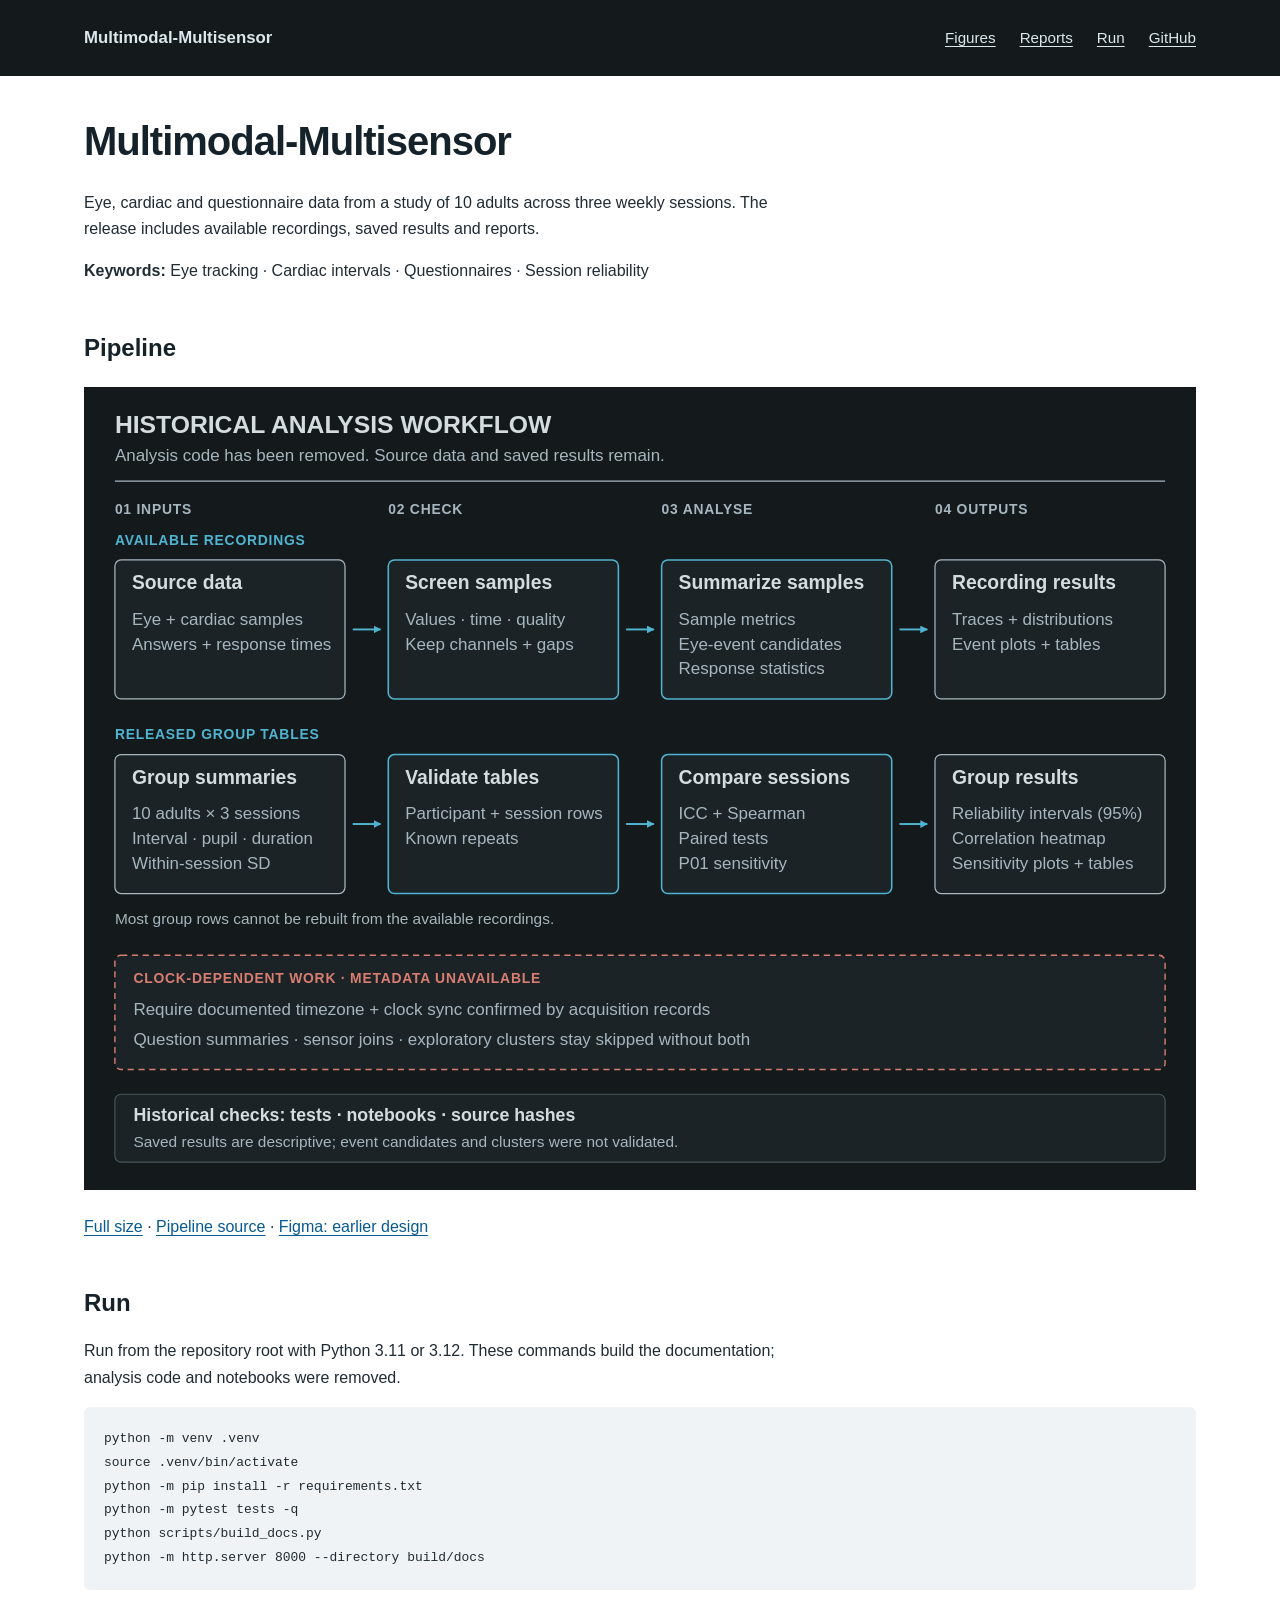
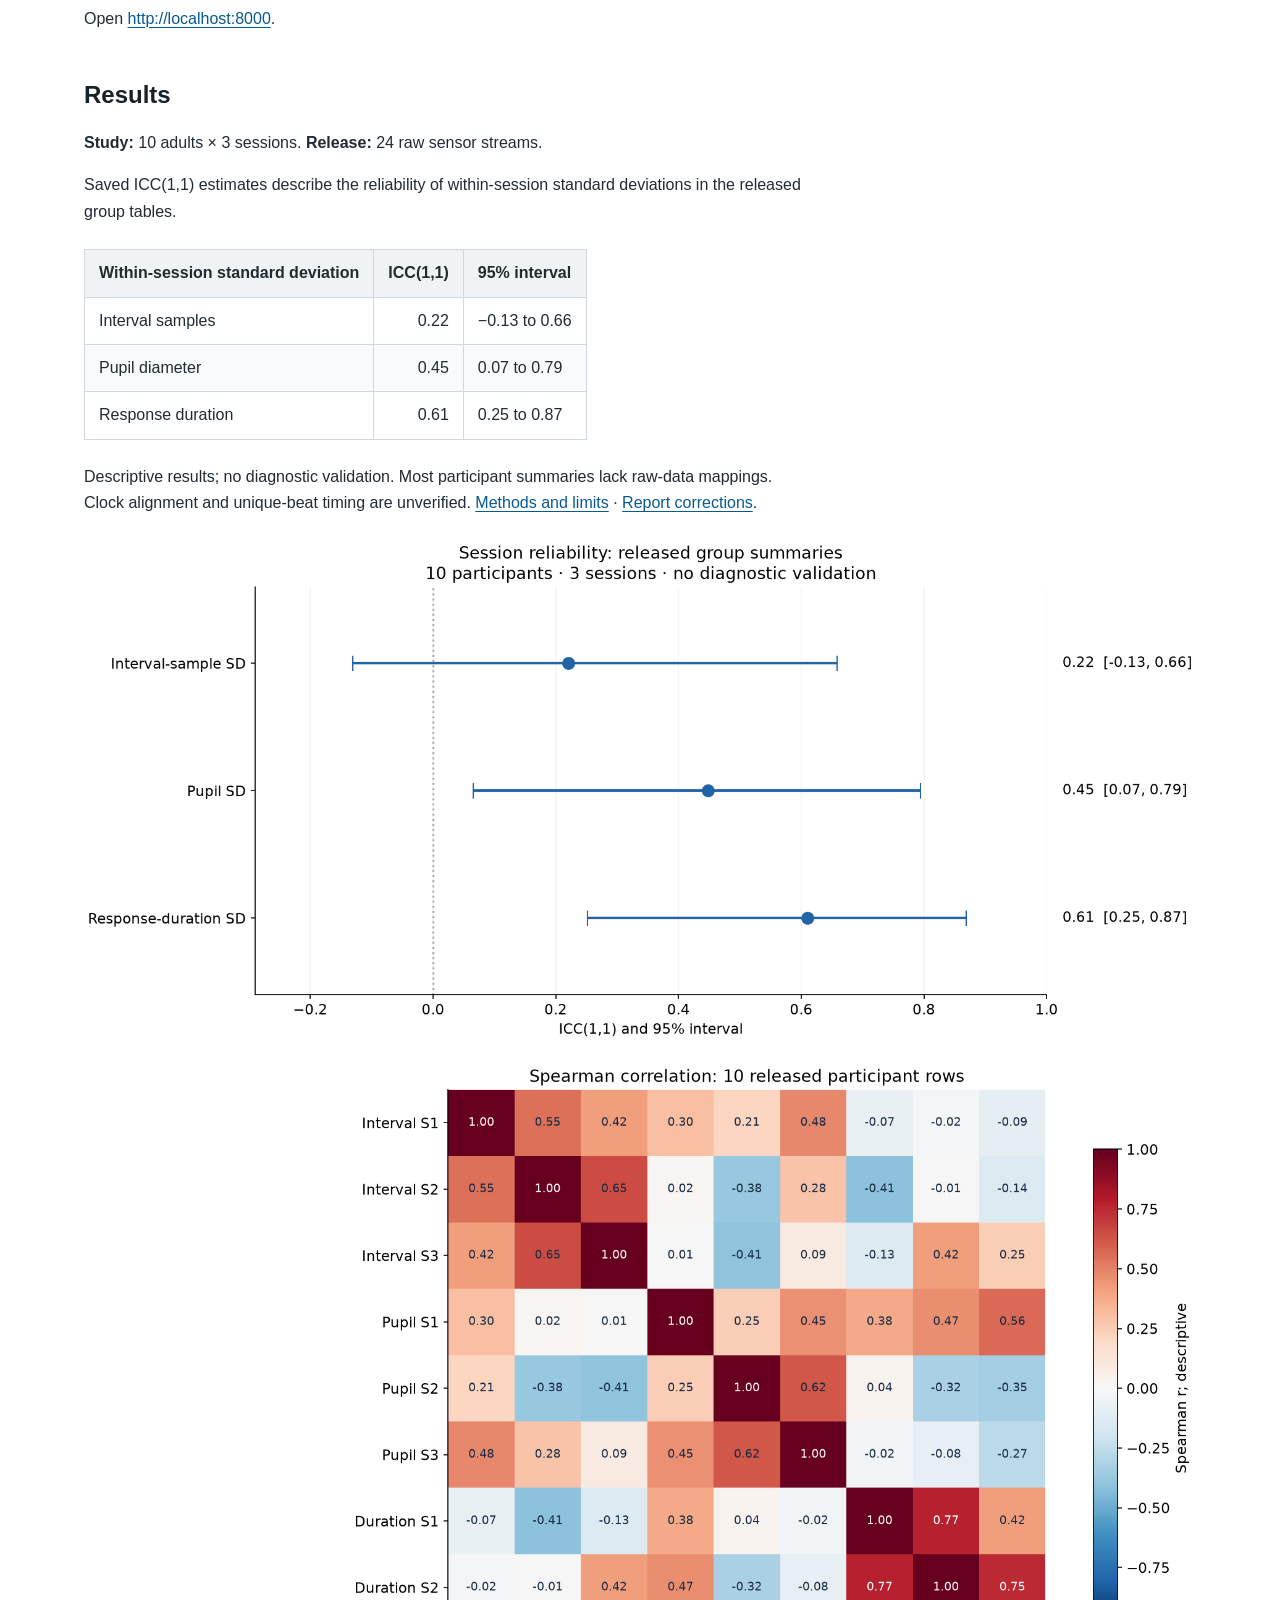
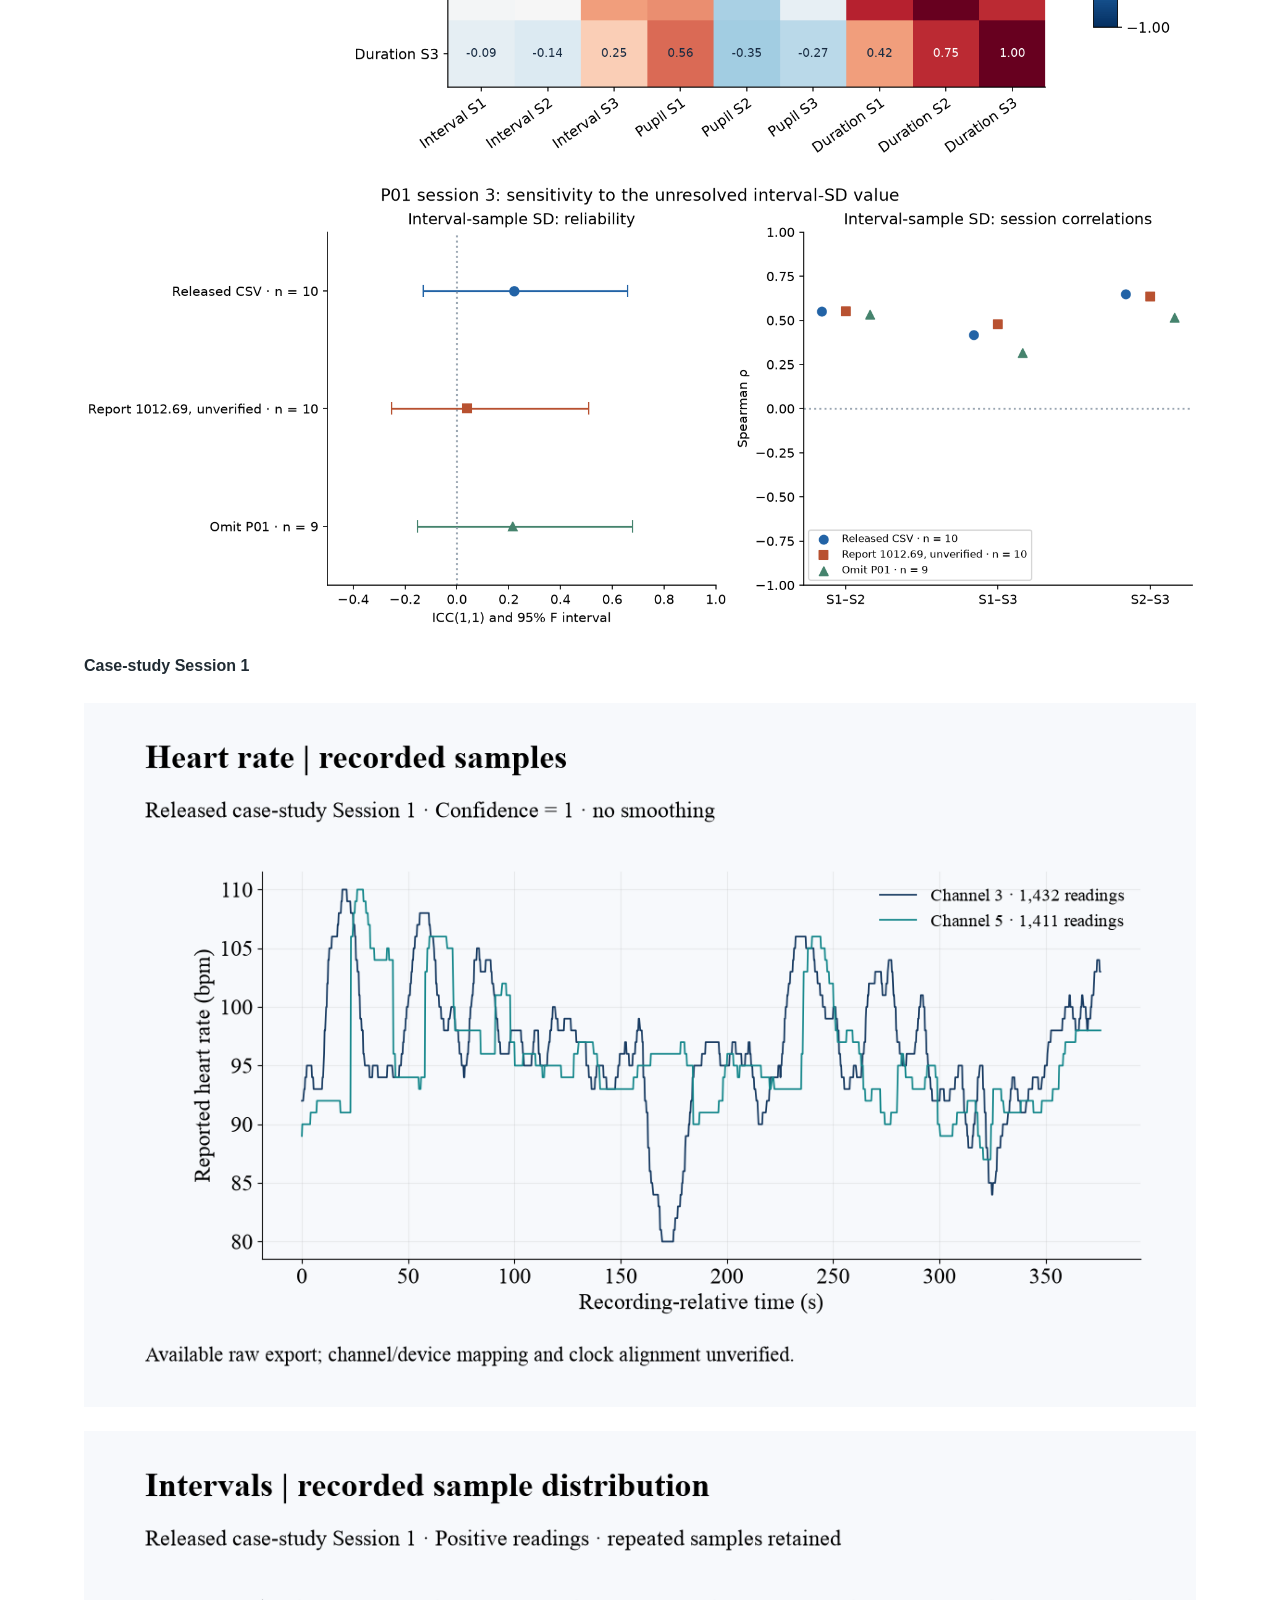
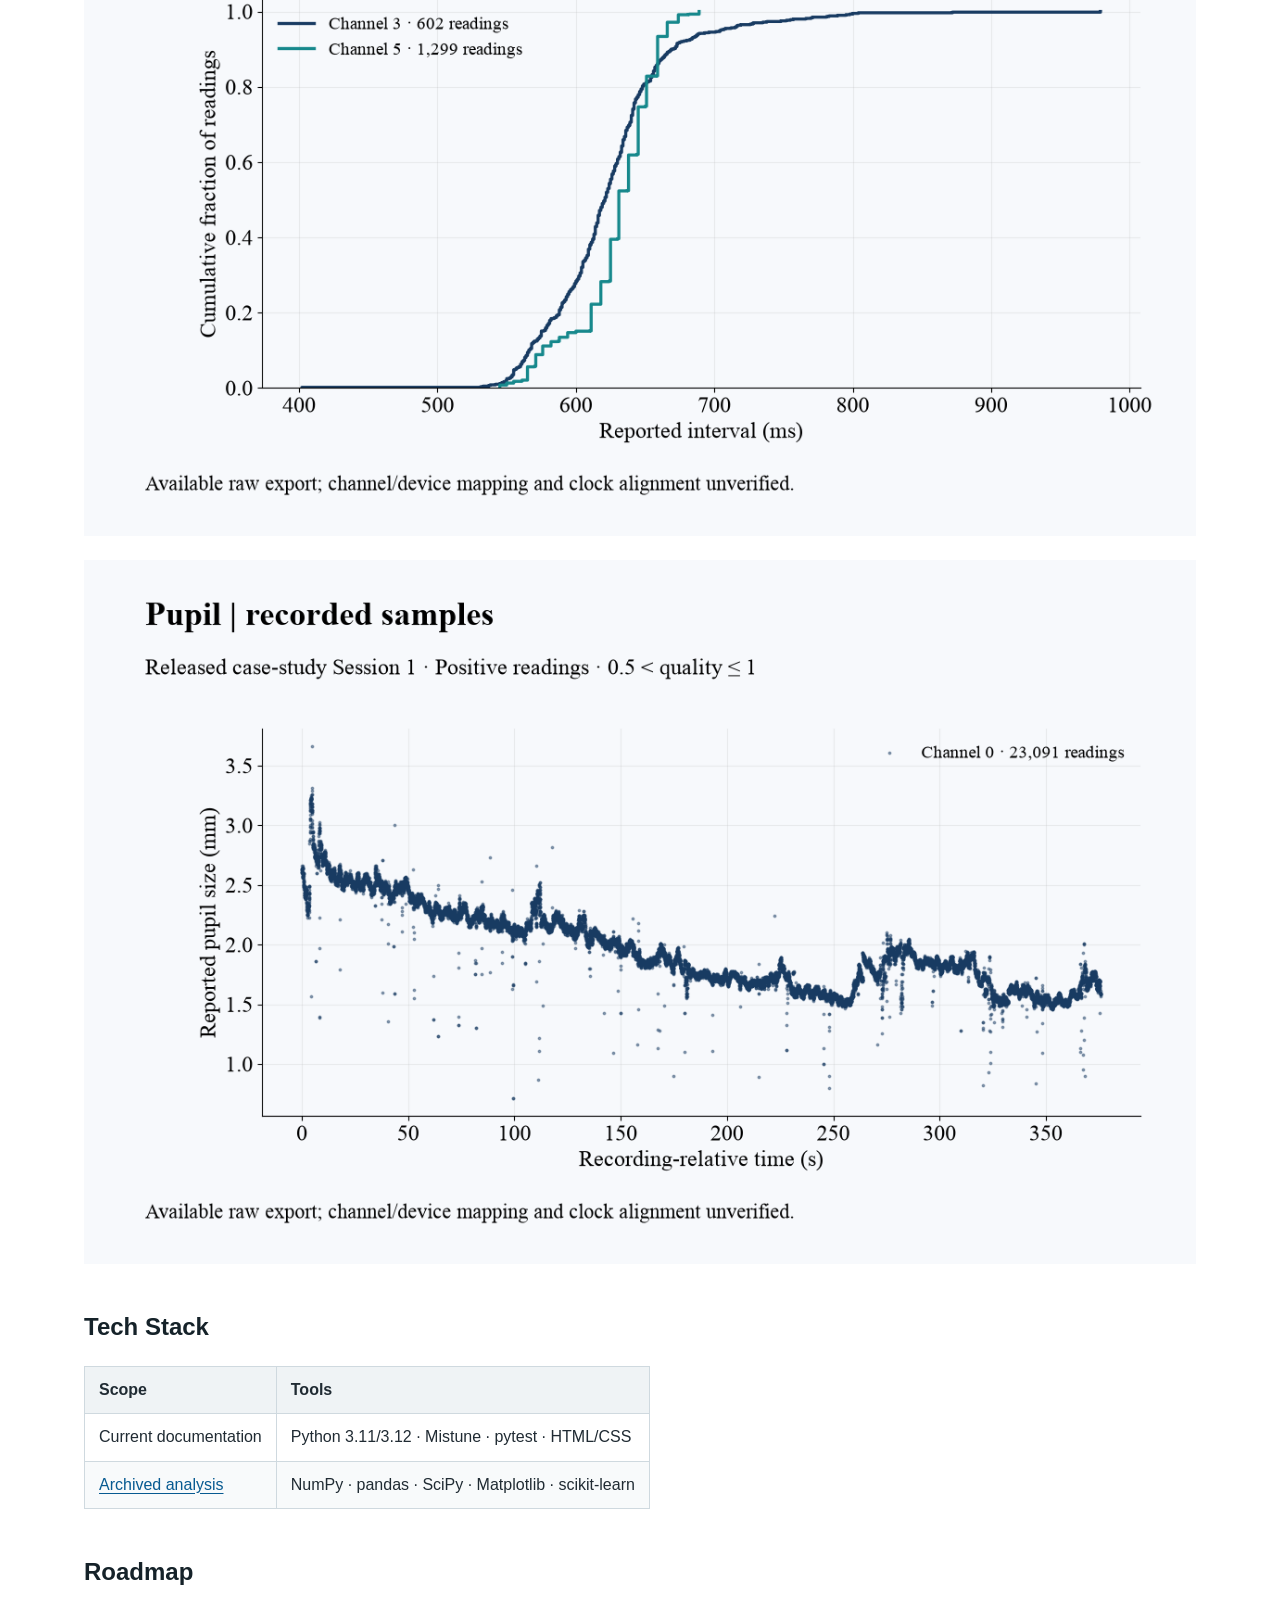
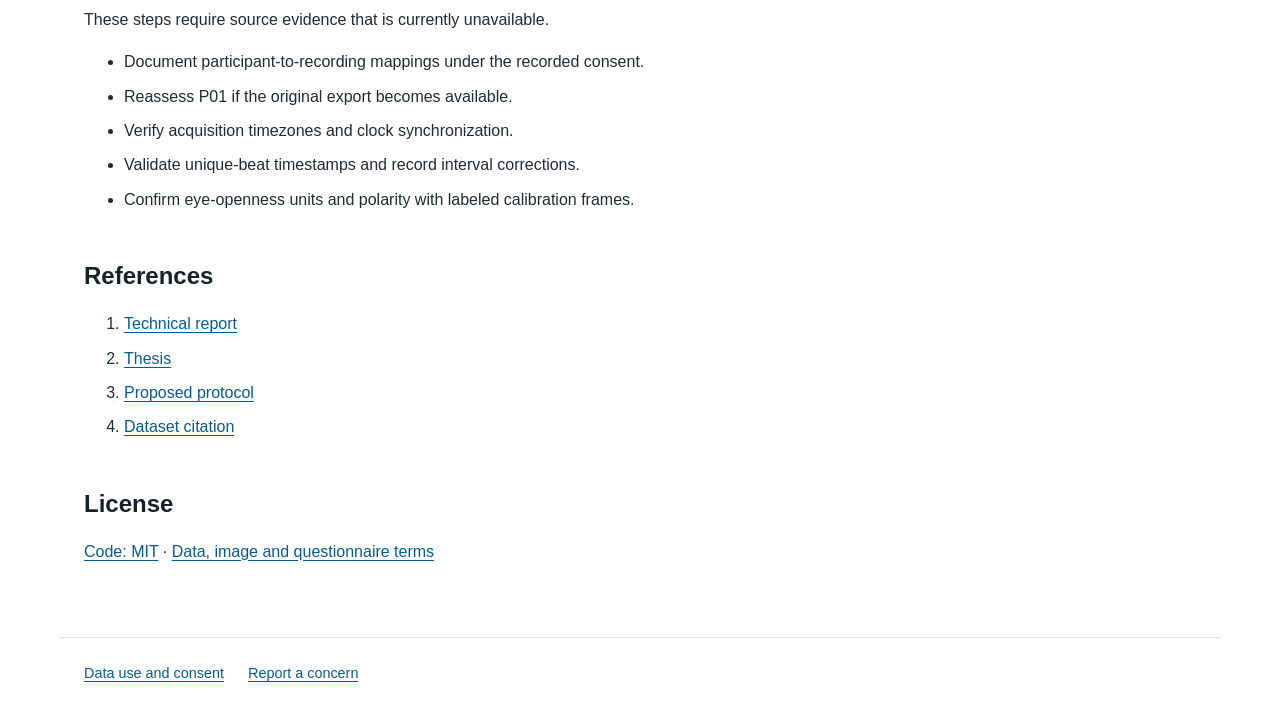
<file: index.html>
<!doctype html>
<html lang="en">
<head>
  <meta charset="utf-8">
  <meta name="viewport" content="width=device-width, initial-scale=1">
  <meta name="color-scheme" content="light">
  <title>Multimodal-Multisensor</title>
  <link rel="stylesheet" href="./style.css">
</head>
<body>
  <a class="skip-link" href="#content">Skip to content</a>
  <header>
    <nav aria-label="Documentation">
      <a class="project" href="./index.html">Multimodal-Multisensor</a>
      <a href="./docs/FIGURES.html">Figures</a>
      <a href="./docs/REPORT_STATUS.html">Reports</a>
      <a href="./index.html#run">Run</a>
      <a href="https://github.com/urmeo/multimodal-multisensor">GitHub</a>
    </nav>
  </header>
  <main id="content"><h1 id="multimodal-multisensor">Multimodal-Multisensor</h1>
<p>Eye, cardiac and questionnaire data from a study of 10 adults across three weekly sessions. The release includes available recordings, saved results and reports.</p>
<p><strong>Keywords:</strong> Eye tracking · Cardiac intervals · Questionnaires · Session reliability</p>
<h2 id="pipeline">Pipeline</h2>
<p><a href="images/pipeline.svg"><img src="images/pipeline.svg" alt="Historical workflow. The analysis code has been removed; recordings and saved results remain." /></a></p>
<p><a href="images/pipeline.svg">Full size</a> · <a href="https://github.com/urmeo/multimodal-multisensor/blob/30fcc23cc7f8e2dc3d3f7dbf3991cb604ae6f75b/pipeline.mmd">Pipeline source</a> · <a href="https://www.figma.com/board/hexcUfwWED4MIu7wjxmWrU/">Figma: earlier design</a></p>
<h2 id="run">Run</h2>
<p>Run from the repository root with Python 3.11 or 3.12. These commands build the documentation; analysis code and notebooks were removed.</p>
<pre><code class="language-bash">python -m venv .venv
source .venv/bin/activate
python -m pip install -r requirements.txt
python -m pytest tests -q
python scripts/build_docs.py
python -m http.server 8000 --directory build/docs
</code></pre>
<p>Open <a href="http://localhost:8000">http://localhost:8000</a>.</p>
<h2 id="results">Results</h2>
<p><strong>Study:</strong> 10 adults × 3 sessions. <strong>Release:</strong> 24 raw sensor streams.</p>
<p>Saved ICC(1,1) estimates describe the reliability of within-session standard deviations in the released group tables.</p>
<table>
<thead>
<tr>
  <th style="text-align:left">Within-session standard deviation</th>
  <th style="text-align:right">ICC(1,1)</th>
  <th style="text-align:left">95% interval</th>
</tr>
</thead>
<tbody>
<tr>
  <td style="text-align:left">Interval samples</td>
  <td style="text-align:right">0.22</td>
  <td style="text-align:left">−0.13 to 0.66</td>
</tr>
<tr>
  <td style="text-align:left">Pupil diameter</td>
  <td style="text-align:right">0.45</td>
  <td style="text-align:left">0.07 to 0.79</td>
</tr>
<tr>
  <td style="text-align:left">Response duration</td>
  <td style="text-align:right">0.61</td>
  <td style="text-align:left">0.25 to 0.87</td>
</tr>
</tbody>
</table>
<p>Descriptive results; no diagnostic validation. Most participant summaries lack raw-data mappings. Clock alignment and unique-beat timing are unverified. <a href="docs/FIGURES.html">Methods and limits</a> · <a href="docs/REPORT_STATUS.html">Report corrections</a>.</p>
<p><a href="outputs/reliability.png"><img src="outputs/reliability.png" alt="Session reliability: 10 participant rows, three sessions and 95 percent intervals" /></a></p>
<p><a href="outputs/correlation.png"><img src="outputs/correlation.png" alt="Descriptive Spearman correlations between released session summaries" /></a></p>
<p><a href="outputs/sensitivity/sensitivity.png"><img src="outputs/sensitivity/sensitivity.png" alt="Sensitivity to the unresolved P01 session-3 interval value; alternatives do not establish the correct source value" /></a></p>
<p><strong>Case-study Session 1</strong></p>
<p><a href="outputs/recorded-heart.png"><img src="outputs/recorded-heart.png" alt="Reported heart-rate samples, separated by channel" /></a></p>
<p><a href="outputs/recorded-interval.png"><img src="outputs/recorded-interval.png" alt="Sampled interval distributions, including repeated readings" /></a></p>
<p><a href="outputs/recorded-pupil.png"><img src="outputs/recorded-pupil.png" alt="Pupil readings with the documented quality filter" /></a></p>
<h2 id="tech-stack">Tech Stack</h2>
<table>
<thead>
<tr>
  <th style="text-align:left">Scope</th>
  <th style="text-align:left">Tools</th>
</tr>
</thead>
<tbody>
<tr>
  <td style="text-align:left">Current documentation</td>
  <td style="text-align:left">Python 3.11/3.12 · Mistune · pytest · HTML/CSS</td>
</tr>
<tr>
  <td style="text-align:left"><a href="https://github.com/urmeo/multimodal-multisensor/tree/0f2b1cc55409b1b68bc9ee52341382263fa4559e">Archived analysis</a></td>
  <td style="text-align:left">NumPy · pandas · SciPy · Matplotlib · scikit-learn</td>
</tr>
</tbody>
</table>
<h2 id="roadmap">Roadmap</h2>
<p>These steps require source evidence that is currently unavailable.</p>
<ul>
<li>Document participant-to-recording mappings under the recorded consent.</li>
<li>Reassess P01 if the original export becomes available.</li>
<li>Verify acquisition timezones and clock synchronization.</li>
<li>Validate unique-beat timestamps and record interval corrections.</li>
<li>Confirm eye-openness units and polarity with labeled calibration frames.</li>
</ul>
<h2 id="references">References</h2>
<ol>
<li><a href="docs/reports/Multimodal%20Multisensor%20Technical%20Report.pdf">Technical report</a></li>
<li><a href="docs/reports/Thesis%20Report.pdf">Thesis</a></li>
<li><a href="docs/reports/CYPSY_Poster.pdf">Proposed protocol</a></li>
<li><a href="https://github.com/urmeo/multimodal-multisensor/blob/30fcc23cc7f8e2dc3d3f7dbf3991cb604ae6f75b/CITATION.cff">Dataset citation</a></li>
</ol>
<h2 id="license">License</h2>
<p><a href="https://github.com/urmeo/multimodal-multisensor/blob/30fcc23cc7f8e2dc3d3f7dbf3991cb604ae6f75b/LICENSE">Code: MIT</a> · <a href="DATA_ETHICS.html">Data, image and questionnaire terms</a></p>
</main>
  <footer>
    <a href="./DATA_ETHICS.html">Data use and consent</a>
    <a href="https://github.com/urmeo/multimodal-multisensor/security/advisories/new">Report a concern</a>
  </footer>
</body>
</html>
</file>
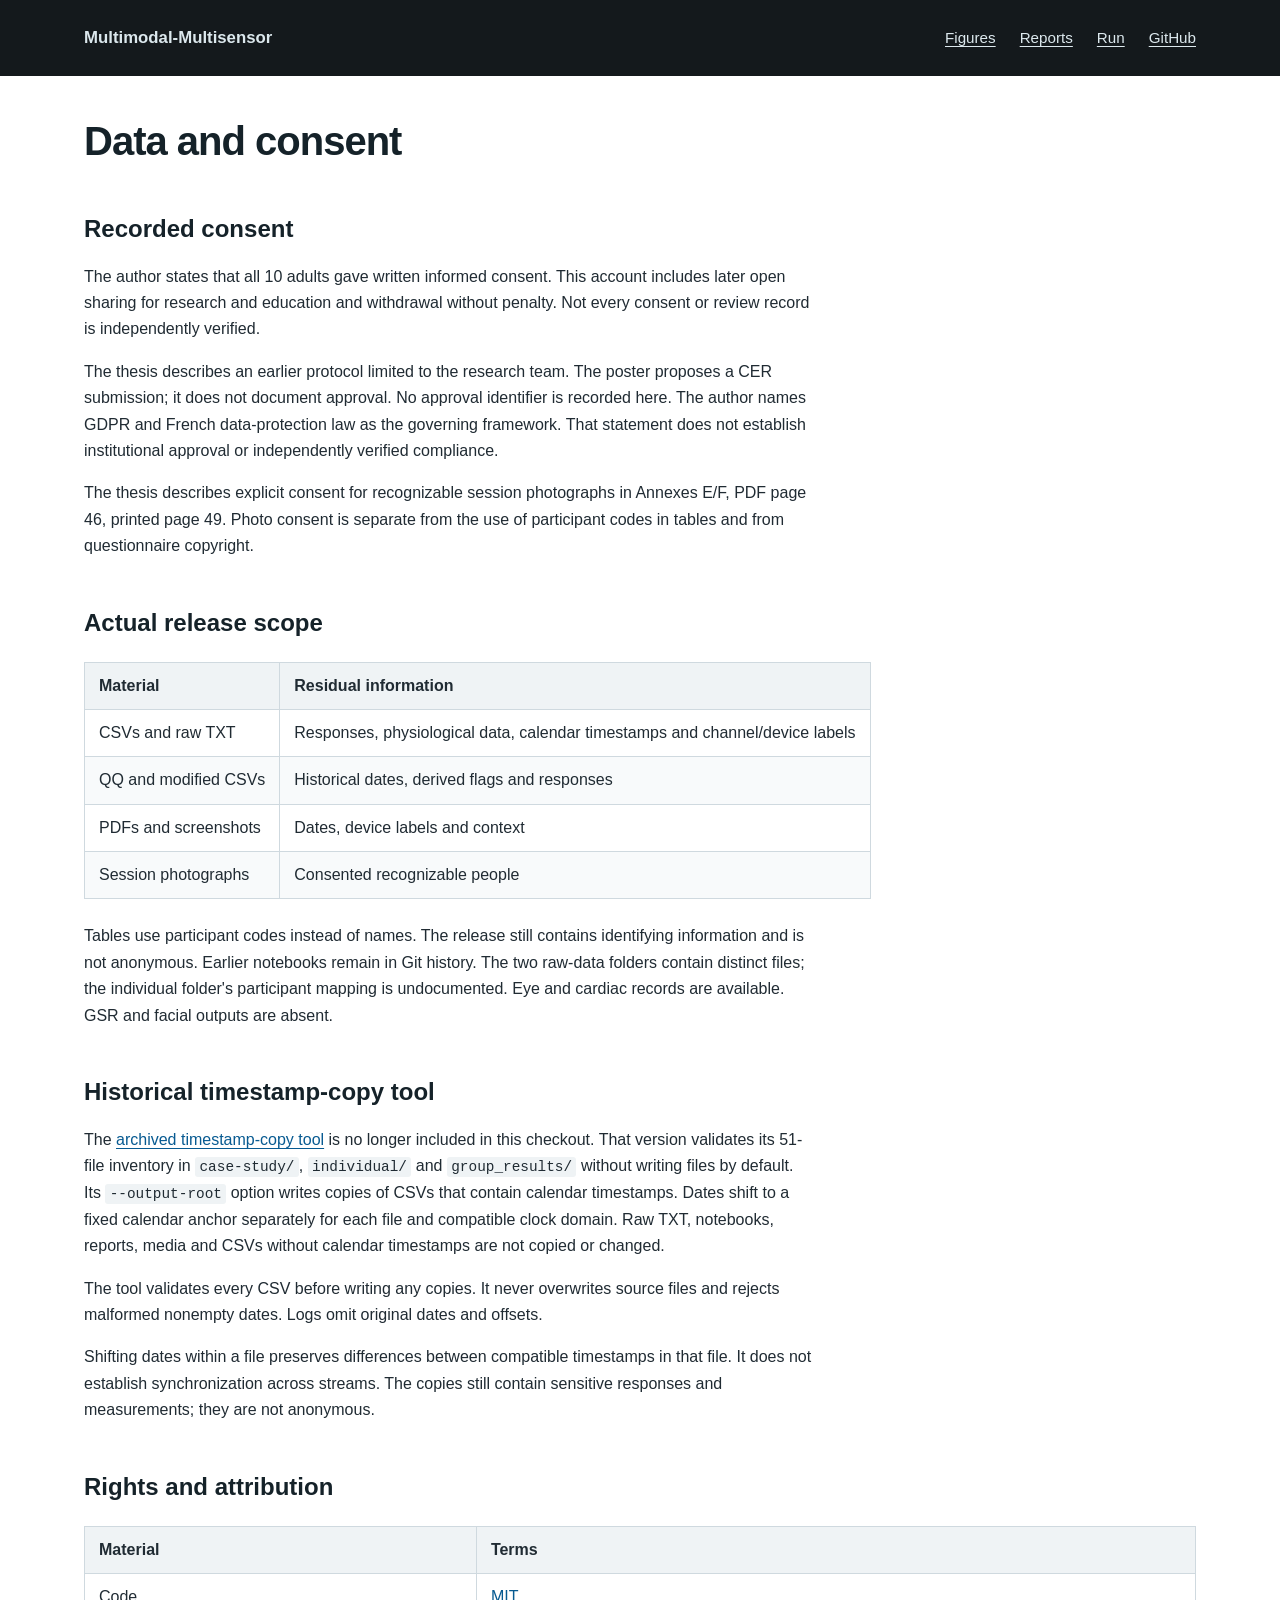
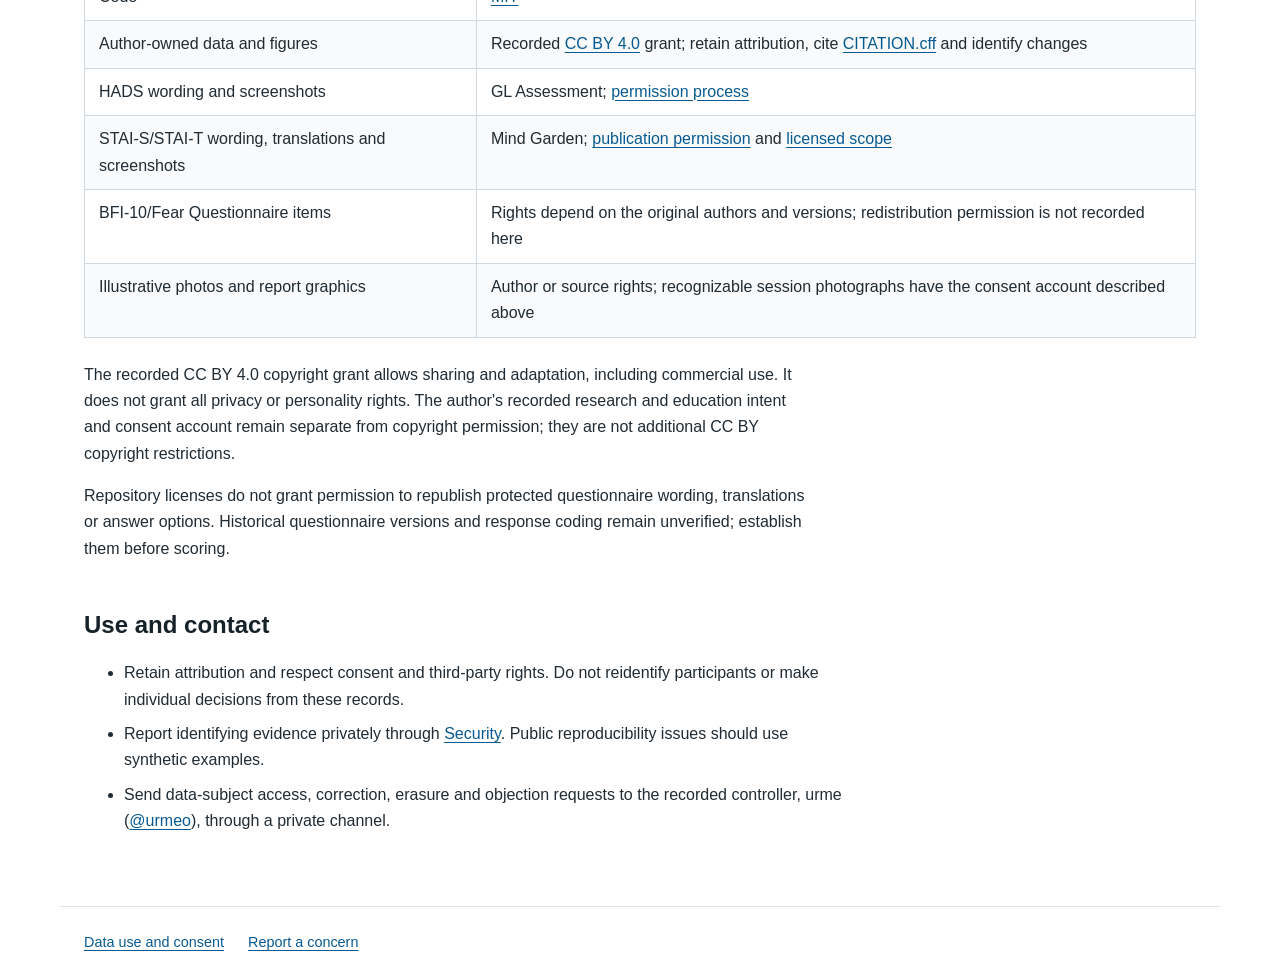
<file: DATA_ETHICS.html>
<!doctype html>
<html lang="en">
<head>
  <meta charset="utf-8">
  <meta name="viewport" content="width=device-width, initial-scale=1">
  <meta name="color-scheme" content="light">
  <title>Data and consent</title>
  <link rel="stylesheet" href="./style.css">
</head>
<body>
  <a class="skip-link" href="#content">Skip to content</a>
  <header>
    <nav aria-label="Documentation">
      <a class="project" href="./index.html">Multimodal-Multisensor</a>
      <a href="./docs/FIGURES.html">Figures</a>
      <a href="./docs/REPORT_STATUS.html">Reports</a>
      <a href="./index.html#run">Run</a>
      <a href="https://github.com/urmeo/multimodal-multisensor">GitHub</a>
    </nav>
  </header>
  <main id="content"><h1 id="data-and-consent">Data and consent</h1>
<h2 id="recorded-consent">Recorded consent</h2>
<p>The author states that all 10 adults gave written informed consent. This account includes later open sharing for research and education and withdrawal without penalty. Not every consent or review record is independently verified.</p>
<p>The thesis describes an earlier protocol limited to the research team. The poster proposes a CER submission; it does not document approval. No approval identifier is recorded here. The author names GDPR and French data-protection law as the governing framework. That statement does not establish institutional approval or independently verified compliance.</p>
<p>The thesis describes explicit consent for recognizable session photographs in Annexes E/F, PDF page 46, printed page 49. Photo consent is separate from the use of participant codes in tables and from questionnaire copyright.</p>
<h2 id="actual-release-scope">Actual release scope</h2>
<table>
<thead>
<tr>
  <th style="text-align:left">Material</th>
  <th style="text-align:left">Residual information</th>
</tr>
</thead>
<tbody>
<tr>
  <td style="text-align:left">CSVs and raw TXT</td>
  <td style="text-align:left">Responses, physiological data, calendar timestamps and channel/device labels</td>
</tr>
<tr>
  <td style="text-align:left">QQ and modified CSVs</td>
  <td style="text-align:left">Historical dates, derived flags and responses</td>
</tr>
<tr>
  <td style="text-align:left">PDFs and screenshots</td>
  <td style="text-align:left">Dates, device labels and context</td>
</tr>
<tr>
  <td style="text-align:left">Session photographs</td>
  <td style="text-align:left">Consented recognizable people</td>
</tr>
</tbody>
</table>
<p>Tables use participant codes instead of names. The release still contains identifying information and is not anonymous. Earlier notebooks remain in Git history. The two raw-data folders contain distinct files; the individual folder's participant mapping is undocumented. Eye and cardiac records are available. GSR and facial outputs are absent.</p>
<h2 id="historical-timestamp-copy-tool">Historical timestamp-copy tool</h2>
<p>The <a href="https://github.com/urmeo/multimodal-multisensor/blob/0f2b1cc55409b1b68bc9ee52341382263fa4559e/scripts/deidentify_timestamps.py">archived timestamp-copy tool</a> is no longer included in this checkout. That version validates its 51-file inventory in <code>case-study/</code>, <code>individual/</code> and <code>group_results/</code> without writing files by default. Its <code>--output-root</code> option writes copies of CSVs that contain calendar timestamps. Dates shift to a fixed calendar anchor separately for each file and compatible clock domain. Raw TXT, notebooks, reports, media and CSVs without calendar timestamps are not copied or changed.</p>
<p>The tool validates every CSV before writing any copies. It never overwrites source files and rejects malformed nonempty dates. Logs omit original dates and offsets.</p>
<p>Shifting dates within a file preserves differences between compatible timestamps in that file. It does not establish synchronization across streams. The copies still contain sensitive responses and measurements; they are not anonymous.</p>
<h2 id="rights-and-attribution">Rights and attribution</h2>
<table>
<thead>
<tr>
  <th style="text-align:left">Material</th>
  <th style="text-align:left">Terms</th>
</tr>
</thead>
<tbody>
<tr>
  <td style="text-align:left">Code</td>
  <td style="text-align:left"><a href="https://github.com/urmeo/multimodal-multisensor/blob/30fcc23cc7f8e2dc3d3f7dbf3991cb604ae6f75b/LICENSE">MIT</a></td>
</tr>
<tr>
  <td style="text-align:left">Author-owned data and figures</td>
  <td style="text-align:left">Recorded <a href="https://creativecommons.org/licenses/by/4.0/legalcode.en">CC BY 4.0</a> grant; retain attribution, cite <a href="https://github.com/urmeo/multimodal-multisensor/blob/30fcc23cc7f8e2dc3d3f7dbf3991cb604ae6f75b/CITATION.cff">CITATION.cff</a> and identify changes</td>
</tr>
<tr>
  <td style="text-align:left">HADS wording and screenshots</td>
  <td style="text-align:left">GL Assessment; <a href="https://www.gl-assessment.co.uk/policies/permissions/">permission process</a></td>
</tr>
<tr>
  <td style="text-align:left">STAI-S/STAI-T wording, translations and screenshots</td>
  <td style="text-align:left">Mind Garden; <a href="https://www.mindgarden.com/271-mind-garden-forms">publication permission</a> and <a href="https://www.mindgarden.com/state-trait-anxiety-inventory-for-adults/28-staiad-transform-survey-hosting.html">licensed scope</a></td>
</tr>
<tr>
  <td style="text-align:left">BFI-10/Fear Questionnaire items</td>
  <td style="text-align:left">Rights depend on the original authors and versions; redistribution permission is not recorded here</td>
</tr>
<tr>
  <td style="text-align:left">Illustrative photos and report graphics</td>
  <td style="text-align:left">Author or source rights; recognizable session photographs have the consent account described above</td>
</tr>
</tbody>
</table>
<p>The recorded CC BY 4.0 copyright grant allows sharing and adaptation, including commercial use. It does not grant all privacy or personality rights. The author's recorded research and education intent and consent account remain separate from copyright permission; they are not additional CC BY copyright restrictions.</p>
<p>Repository licenses do not grant permission to republish protected questionnaire wording, translations or answer options. Historical questionnaire versions and response coding remain unverified; establish them before scoring.</p>
<h2 id="use-and-contact">Use and contact</h2>
<ul>
<li>Retain attribution and respect consent and third-party rights. Do not reidentify participants or make individual decisions from these records.</li>
<li>Report identifying evidence privately through <a href="https://github.com/urmeo/multimodal-multisensor/security/advisories/new">Security</a>. Public reproducibility issues should use synthetic examples.</li>
<li>Send data-subject access, correction, erasure and objection requests to the recorded controller, urme (<a href="https://github.com/urmeo">@urmeo</a>), through a private channel.</li>
</ul>
</main>
  <footer>
    <a href="./DATA_ETHICS.html">Data use and consent</a>
    <a href="https://github.com/urmeo/multimodal-multisensor/security/advisories/new">Report a concern</a>
  </footer>
</body>
</html>
</file>
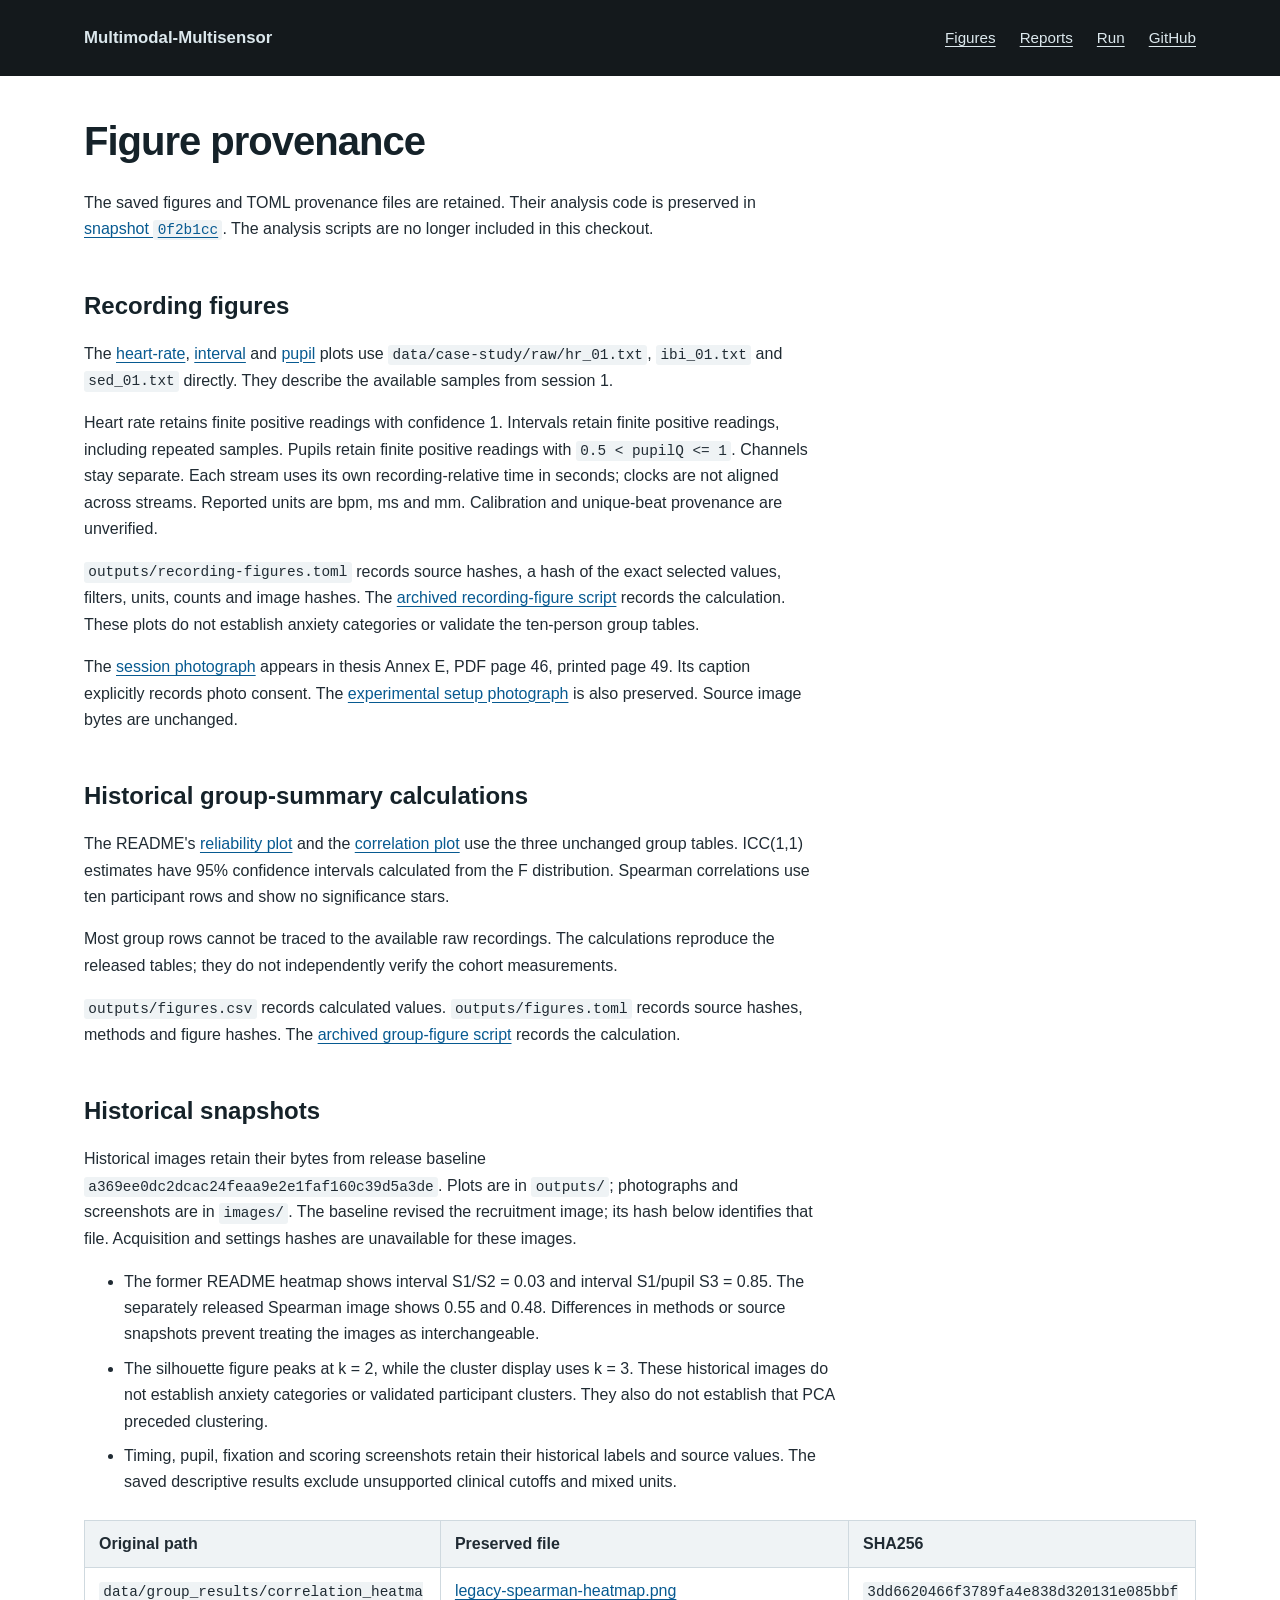
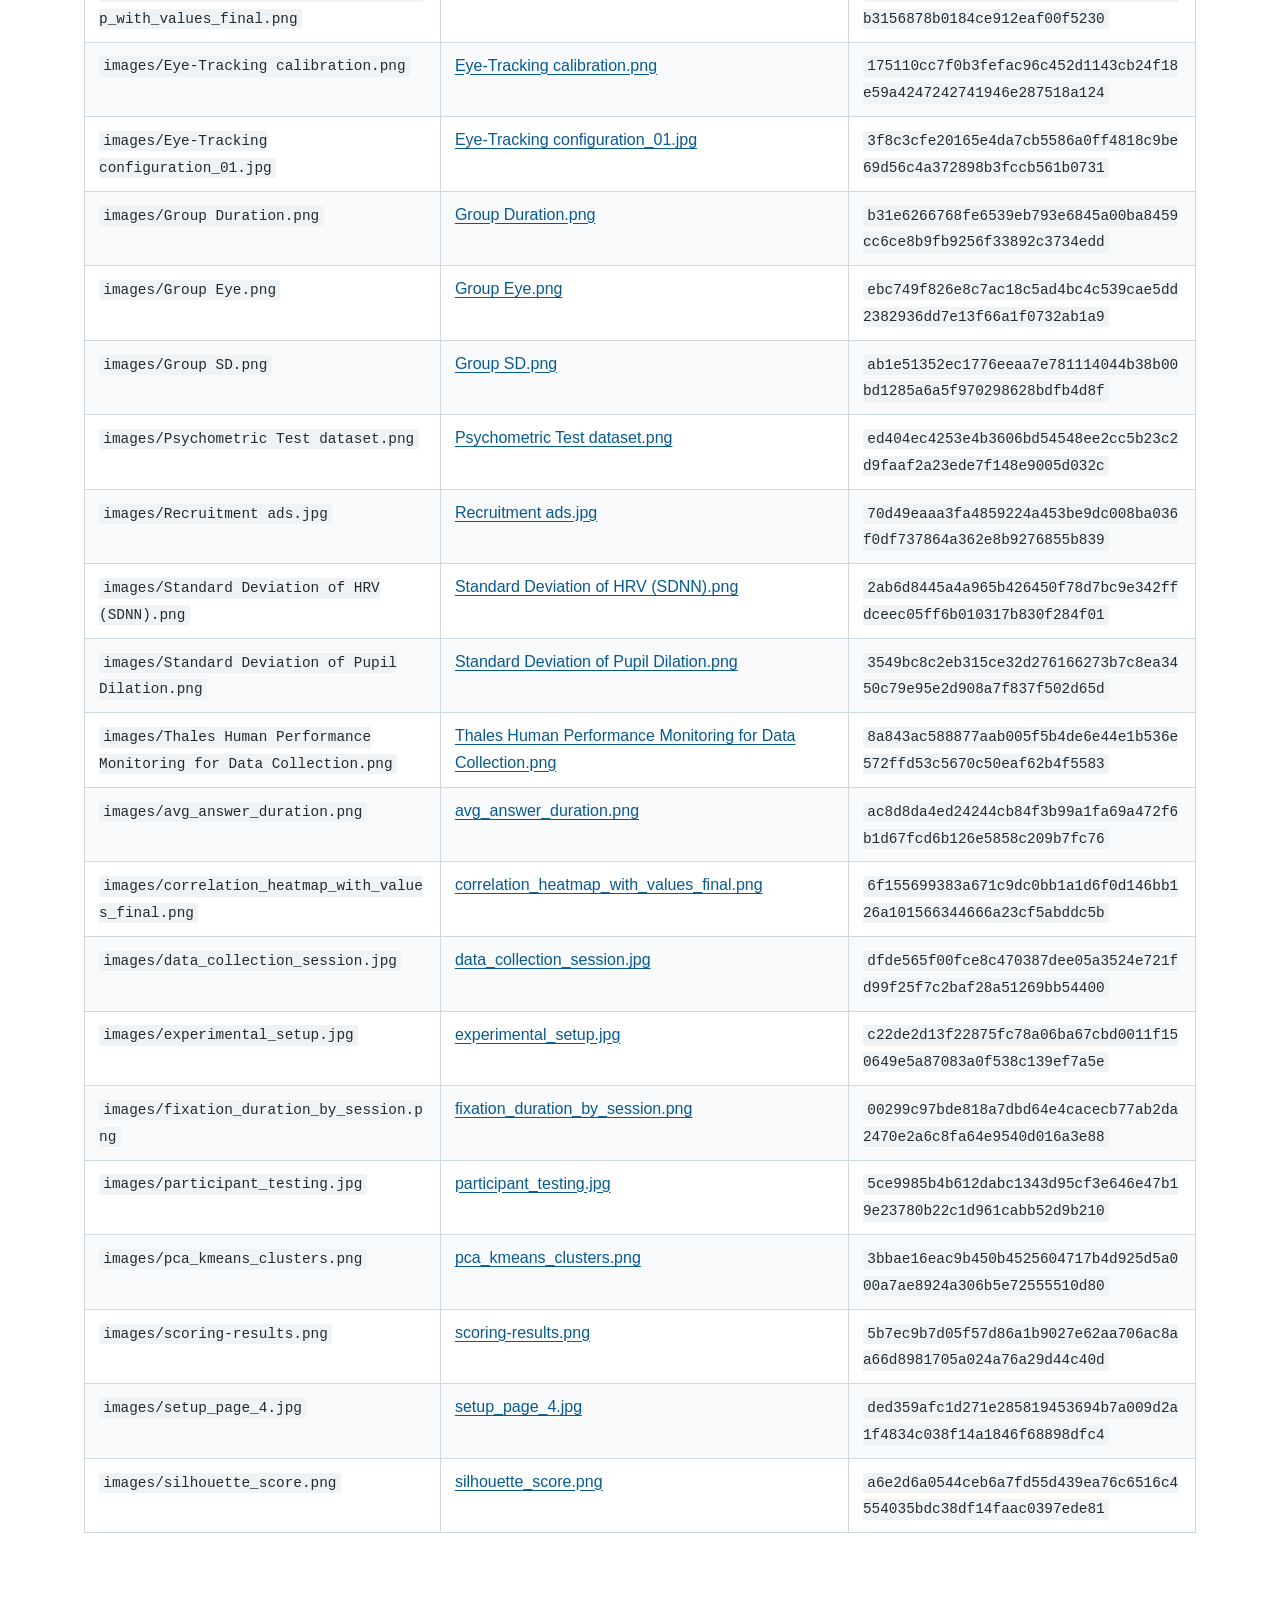
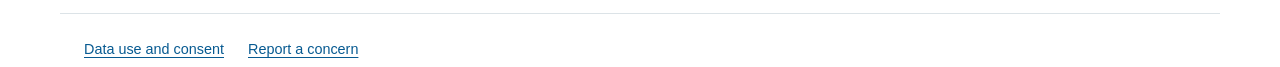
<file: docs/FIGURES.html>
<!doctype html>
<html lang="en">
<head>
  <meta charset="utf-8">
  <meta name="viewport" content="width=device-width, initial-scale=1">
  <meta name="color-scheme" content="light">
  <title>Figure provenance</title>
  <link rel="stylesheet" href="../style.css">
</head>
<body>
  <a class="skip-link" href="#content">Skip to content</a>
  <header>
    <nav aria-label="Documentation">
      <a class="project" href="../index.html">Multimodal-Multisensor</a>
      <a href="../docs/FIGURES.html">Figures</a>
      <a href="../docs/REPORT_STATUS.html">Reports</a>
      <a href="../index.html#run">Run</a>
      <a href="https://github.com/urmeo/multimodal-multisensor">GitHub</a>
    </nav>
  </header>
  <main id="content"><h1 id="figure-provenance">Figure provenance</h1>
<p>The saved figures and TOML provenance files are retained. Their analysis code is preserved in <a href="https://github.com/urmeo/multimodal-multisensor/tree/0f2b1cc55409b1b68bc9ee52341382263fa4559e">snapshot <code>0f2b1cc</code></a>. The analysis scripts are no longer included in this checkout.</p>
<h2 id="recording-figures">Recording figures</h2>
<p>The <a href="../outputs/recorded-heart.png">heart-rate</a>, <a href="../outputs/recorded-interval.png">interval</a> and <a href="../outputs/recorded-pupil.png">pupil</a> plots use <code>data/case-study/raw/hr_01.txt</code>, <code>ibi_01.txt</code> and <code>sed_01.txt</code> directly. They describe the available samples from session 1.</p>
<p>Heart rate retains finite positive readings with confidence 1. Intervals retain finite positive readings, including repeated samples. Pupils retain finite positive readings with <code>0.5 &lt; pupilQ &lt;= 1</code>. Channels stay separate. Each stream uses its own recording-relative time in seconds; clocks are not aligned across streams. Reported units are bpm, ms and mm. Calibration and unique-beat provenance are unverified.</p>
<p><code>outputs/recording-figures.toml</code> records source hashes, a hash of the exact selected values, filters, units, counts and image hashes. The <a href="https://github.com/urmeo/multimodal-multisensor/blob/0f2b1cc55409b1b68bc9ee52341382263fa4559e/scripts/build_recording_figures.py">archived recording-figure script</a> records the calculation. These plots do not establish anxiety categories or validate the ten-person group tables.</p>
<p>The <a href="../images/data_collection_session.jpg">session photograph</a> appears in thesis Annex E, PDF page 46, printed page 49. Its caption explicitly records photo consent. The <a href="../images/experimental_setup.jpg">experimental setup photograph</a> is also preserved. Source image bytes are unchanged.</p>
<h2 id="historical-group-summary-calculations">Historical group-summary calculations</h2>
<p>The README's <a href="../outputs/reliability.png">reliability plot</a> and the <a href="../outputs/correlation.png">correlation plot</a> use the three unchanged group tables. ICC(1,1) estimates have 95% confidence intervals calculated from the F distribution. Spearman correlations use ten participant rows and show no significance stars.</p>
<p>Most group rows cannot be traced to the available raw recordings. The calculations reproduce the released tables; they do not independently verify the cohort measurements.</p>
<p><code>outputs/figures.csv</code> records calculated values. <code>outputs/figures.toml</code> records source hashes, methods and figure hashes. The <a href="https://github.com/urmeo/multimodal-multisensor/blob/0f2b1cc55409b1b68bc9ee52341382263fa4559e/scripts/build_figures.py">archived group-figure script</a> records the calculation.</p>
<h2 id="historical-snapshots">Historical snapshots</h2>
<p>Historical images retain their bytes from release baseline <code>a369ee0dc2dcac24feaa9e2e1faf160c39d5a3de</code>. Plots are in <code>outputs/</code>; photographs and screenshots are in <code>images/</code>. The baseline revised the recruitment image; its hash below identifies that file. Acquisition and settings hashes are unavailable for these images.</p>
<ul>
<li>The former README heatmap shows interval S1/S2 = 0.03 and interval S1/pupil S3 = 0.85. The separately released Spearman image shows 0.55 and 0.48. Differences in methods or source snapshots prevent treating the images as interchangeable.</li>
<li>The silhouette figure peaks at k = 2, while the cluster display uses k = 3. These historical images do not establish anxiety categories or validated participant clusters. They also do not establish that PCA preceded clustering.</li>
<li>Timing, pupil, fixation and scoring screenshots retain their historical labels and source values. The saved descriptive results exclude unsupported clinical cutoffs and mixed units.</li>
</ul>
<table>
<thead>
<tr>
  <th style="text-align:left">Original path</th>
  <th style="text-align:left">Preserved file</th>
  <th style="text-align:left">SHA256</th>
</tr>
</thead>
<tbody>
<tr>
  <td style="text-align:left"><code>data/group_results/correlation_heatmap_with_values_final.png</code></td>
  <td style="text-align:left"><a href="../outputs/legacy-spearman-heatmap.png">legacy-spearman-heatmap.png</a></td>
  <td style="text-align:left"><code>3dd6620466f3789fa4e838d320131e085bbfb3156878b0184ce912eaf00f5230</code></td>
</tr>
<tr>
  <td style="text-align:left"><code>images/Eye-Tracking calibration.png</code></td>
  <td style="text-align:left"><a href="../images/Eye-Tracking%20calibration.png">Eye-Tracking calibration.png</a></td>
  <td style="text-align:left"><code>175110cc7f0b3fefac96c452d1143cb24f18e59a4247242741946e287518a124</code></td>
</tr>
<tr>
  <td style="text-align:left"><code>images/Eye-Tracking configuration_01.jpg</code></td>
  <td style="text-align:left"><a href="../images/Eye-Tracking%20configuration_01.jpg">Eye-Tracking configuration_01.jpg</a></td>
  <td style="text-align:left"><code>3f8c3cfe20165e4da7cb5586a0ff4818c9be69d56c4a372898b3fccb561b0731</code></td>
</tr>
<tr>
  <td style="text-align:left"><code>images/Group Duration.png</code></td>
  <td style="text-align:left"><a href="../outputs/Group%20Duration.png">Group Duration.png</a></td>
  <td style="text-align:left"><code>b31e6266768fe6539eb793e6845a00ba8459cc6ce8b9fb9256f33892c3734edd</code></td>
</tr>
<tr>
  <td style="text-align:left"><code>images/Group Eye.png</code></td>
  <td style="text-align:left"><a href="../outputs/Group%20Eye.png">Group Eye.png</a></td>
  <td style="text-align:left"><code>ebc749f826e8c7ac18c5ad4bc4c539cae5dd2382936dd7e13f66a1f0732ab1a9</code></td>
</tr>
<tr>
  <td style="text-align:left"><code>images/Group SD.png</code></td>
  <td style="text-align:left"><a href="../outputs/Group%20SD.png">Group SD.png</a></td>
  <td style="text-align:left"><code>ab1e51352ec1776eeaa7e781114044b38b00bd1285a6a5f970298628bdfb4d8f</code></td>
</tr>
<tr>
  <td style="text-align:left"><code>images/Psychometric Test dataset.png</code></td>
  <td style="text-align:left"><a href="../images/Psychometric%20Test%20dataset.png">Psychometric Test dataset.png</a></td>
  <td style="text-align:left"><code>ed404ec4253e4b3606bd54548ee2cc5b23c2d9faaf2a23ede7f148e9005d032c</code></td>
</tr>
<tr>
  <td style="text-align:left"><code>images/Recruitment ads.jpg</code></td>
  <td style="text-align:left"><a href="../images/Recruitment%20ads.jpg">Recruitment ads.jpg</a></td>
  <td style="text-align:left"><code>70d49eaaa3fa4859224a453be9dc008ba036f0df737864a362e8b9276855b839</code></td>
</tr>
<tr>
  <td style="text-align:left"><code>images/Standard Deviation of HRV (SDNN).png</code></td>
  <td style="text-align:left"><a href="../outputs/Standard%20Deviation%20of%20HRV%20%28SDNN%29.png">Standard Deviation of HRV (SDNN).png</a></td>
  <td style="text-align:left"><code>2ab6d8445a4a965b426450f78d7bc9e342ffdceec05ff6b010317b830f284f01</code></td>
</tr>
<tr>
  <td style="text-align:left"><code>images/Standard Deviation of Pupil Dilation.png</code></td>
  <td style="text-align:left"><a href="../outputs/Standard%20Deviation%20of%20Pupil%20Dilation.png">Standard Deviation of Pupil Dilation.png</a></td>
  <td style="text-align:left"><code>3549bc8c2eb315ce32d276166273b7c8ea3450c79e95e2d908a7f837f502d65d</code></td>
</tr>
<tr>
  <td style="text-align:left"><code>images/Thales Human Performance Monitoring for Data Collection.png</code></td>
  <td style="text-align:left"><a href="../images/Thales%20Human%20Performance%20Monitoring%20for%20Data%20Collection.png">Thales Human Performance Monitoring for Data Collection.png</a></td>
  <td style="text-align:left"><code>8a843ac588877aab005f5b4de6e44e1b536e572ffd53c5670c50eaf62b4f5583</code></td>
</tr>
<tr>
  <td style="text-align:left"><code>images/avg_answer_duration.png</code></td>
  <td style="text-align:left"><a href="../outputs/avg_answer_duration.png">avg_answer_duration.png</a></td>
  <td style="text-align:left"><code>ac8d8da4ed24244cb84f3b99a1fa69a472f6b1d67fcd6b126e5858c209b7fc76</code></td>
</tr>
<tr>
  <td style="text-align:left"><code>images/correlation_heatmap_with_values_final.png</code></td>
  <td style="text-align:left"><a href="../outputs/correlation_heatmap_with_values_final.png">correlation_heatmap_with_values_final.png</a></td>
  <td style="text-align:left"><code>6f155699383a671c9dc0bb1a1d6f0d146bb126a101566344666a23cf5abddc5b</code></td>
</tr>
<tr>
  <td style="text-align:left"><code>images/data_collection_session.jpg</code></td>
  <td style="text-align:left"><a href="../images/data_collection_session.jpg">data_collection_session.jpg</a></td>
  <td style="text-align:left"><code>dfde565f00fce8c470387dee05a3524e721fd99f25f7c2baf28a51269bb54400</code></td>
</tr>
<tr>
  <td style="text-align:left"><code>images/experimental_setup.jpg</code></td>
  <td style="text-align:left"><a href="../images/experimental_setup.jpg">experimental_setup.jpg</a></td>
  <td style="text-align:left"><code>c22de2d13f22875fc78a06ba67cbd0011f150649e5a87083a0f538c139ef7a5e</code></td>
</tr>
<tr>
  <td style="text-align:left"><code>images/fixation_duration_by_session.png</code></td>
  <td style="text-align:left"><a href="../outputs/fixation_duration_by_session.png">fixation_duration_by_session.png</a></td>
  <td style="text-align:left"><code>00299c97bde818a7dbd64e4cacecb77ab2da2470e2a6c8fa64e9540d016a3e88</code></td>
</tr>
<tr>
  <td style="text-align:left"><code>images/participant_testing.jpg</code></td>
  <td style="text-align:left"><a href="../images/participant_testing.jpg">participant_testing.jpg</a></td>
  <td style="text-align:left"><code>5ce9985b4b612dabc1343d95cf3e646e47b19e23780b22c1d961cabb52d9b210</code></td>
</tr>
<tr>
  <td style="text-align:left"><code>images/pca_kmeans_clusters.png</code></td>
  <td style="text-align:left"><a href="../outputs/pca_kmeans_clusters.png">pca_kmeans_clusters.png</a></td>
  <td style="text-align:left"><code>3bbae16eac9b450b4525604717b4d925d5a000a7ae8924a306b5e72555510d80</code></td>
</tr>
<tr>
  <td style="text-align:left"><code>images/scoring-results.png</code></td>
  <td style="text-align:left"><a href="../images/scoring-results.png">scoring-results.png</a></td>
  <td style="text-align:left"><code>5b7ec9b7d05f57d86a1b9027e62aa706ac8aa66d8981705a024a76a29d44c40d</code></td>
</tr>
<tr>
  <td style="text-align:left"><code>images/setup_page_4.jpg</code></td>
  <td style="text-align:left"><a href="../images/setup_page_4.jpg">setup_page_4.jpg</a></td>
  <td style="text-align:left"><code>ded359afc1d271e285819453694b7a009d2a1f4834c038f14a1846f68898dfc4</code></td>
</tr>
<tr>
  <td style="text-align:left"><code>images/silhouette_score.png</code></td>
  <td style="text-align:left"><a href="../outputs/silhouette_score.png">silhouette_score.png</a></td>
  <td style="text-align:left"><code>a6e2d6a0544ceb6a7fd55d439ea76c6516c4554035bdc38df14faac0397ede81</code></td>
</tr>
</tbody>
</table>
</main>
  <footer>
    <a href="../DATA_ETHICS.html">Data use and consent</a>
    <a href="https://github.com/urmeo/multimodal-multisensor/security/advisories/new">Report a concern</a>
  </footer>
</body>
</html>
</file>
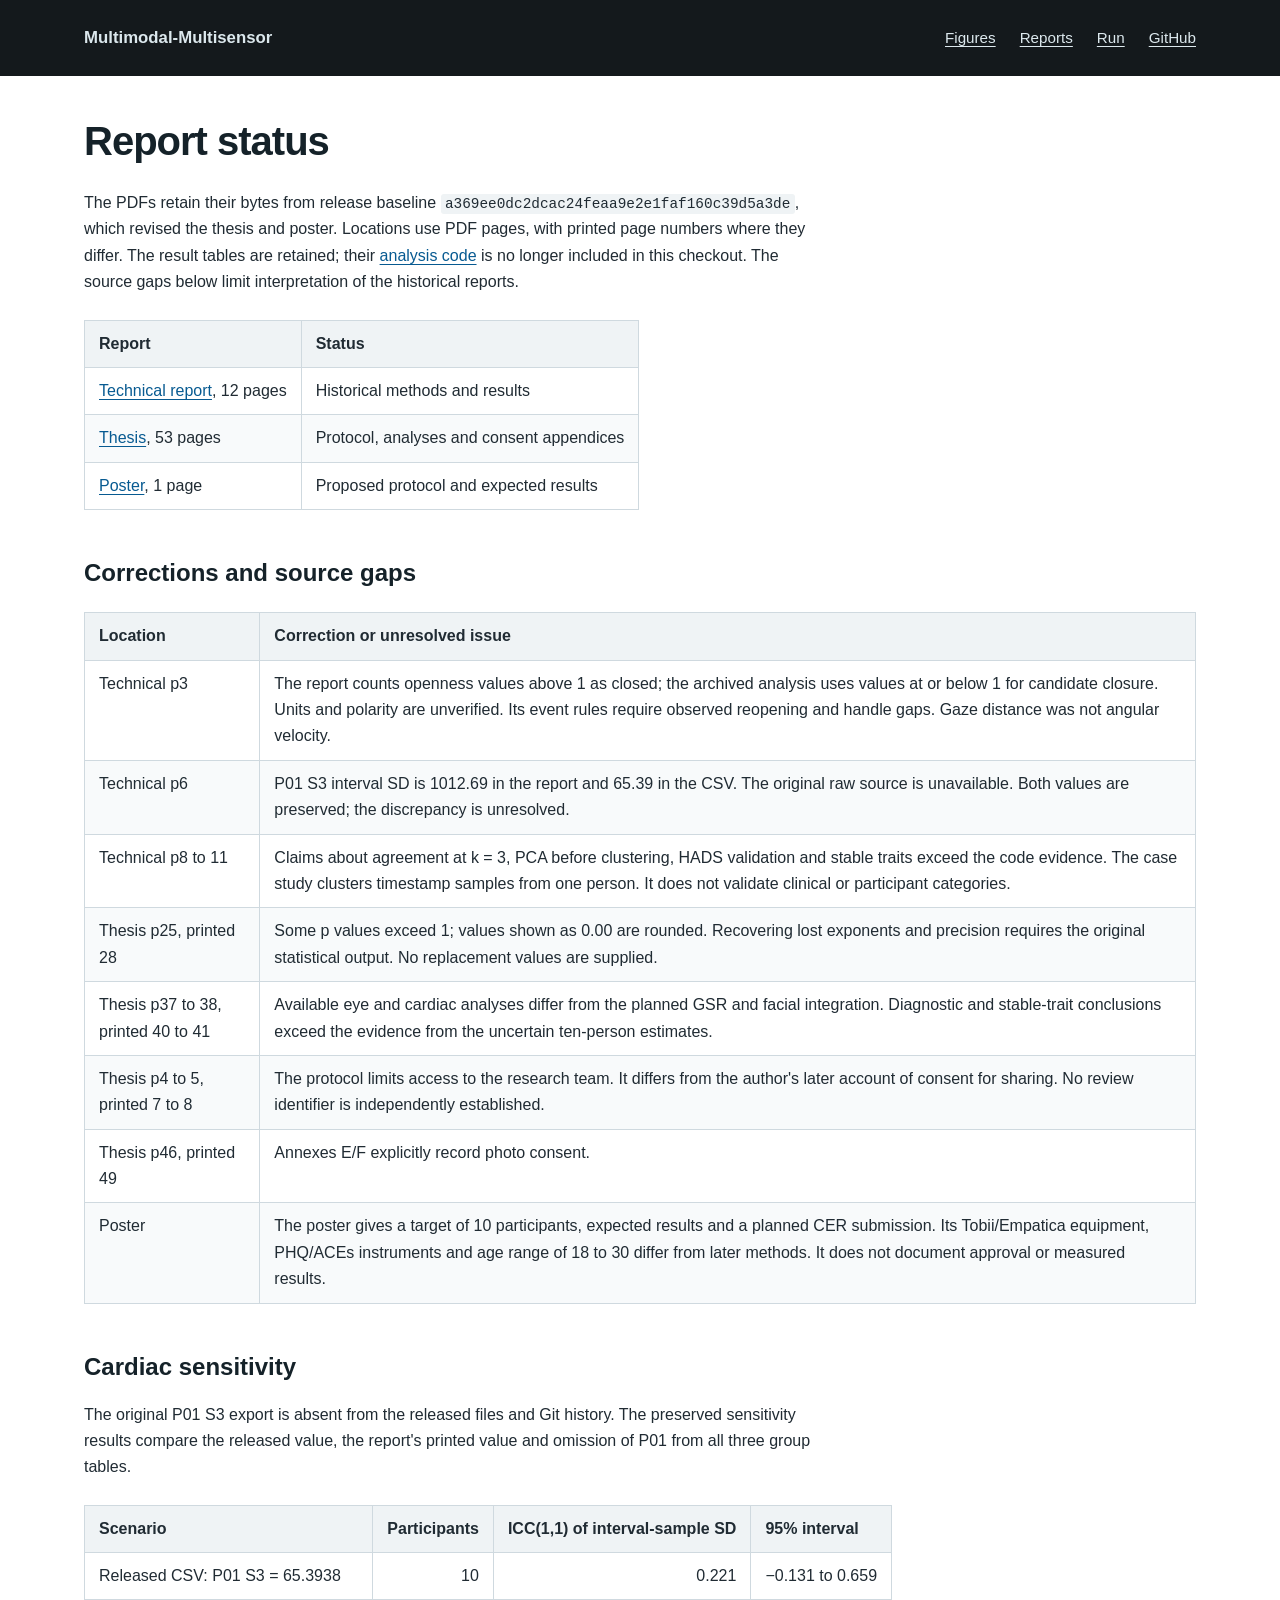
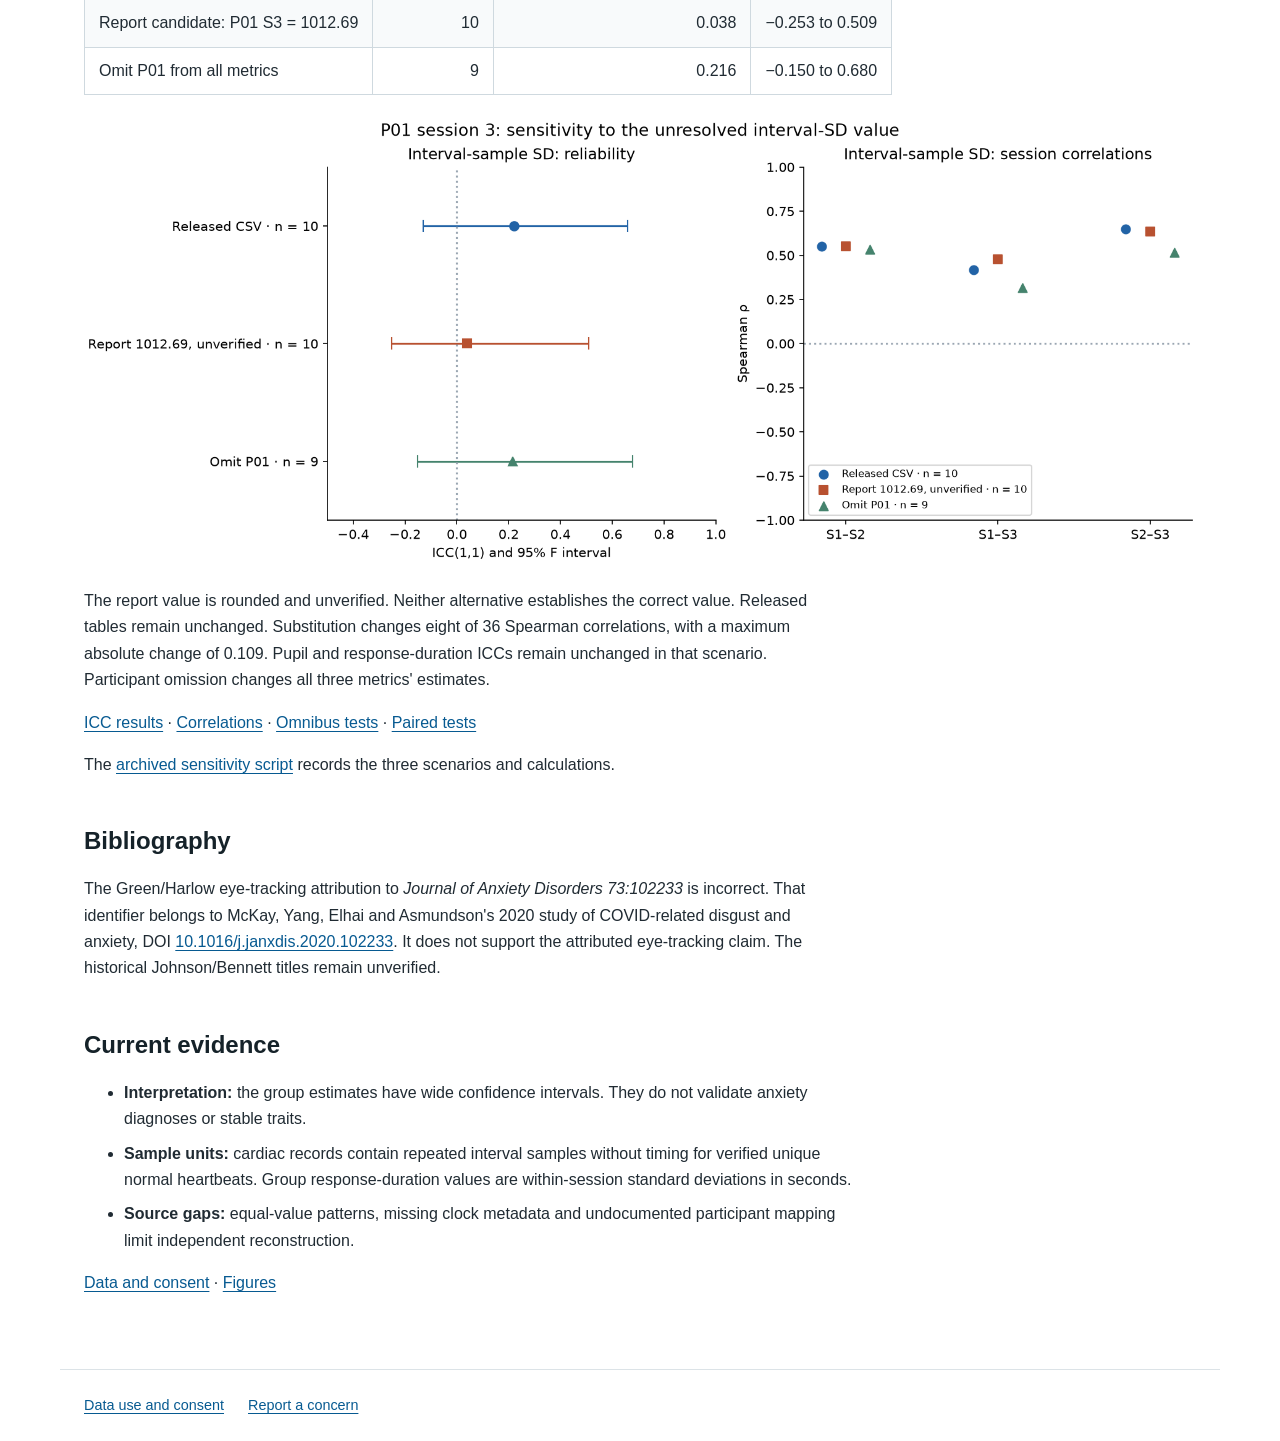
<file: docs/REPORT_STATUS.html>
<!doctype html>
<html lang="en">
<head>
  <meta charset="utf-8">
  <meta name="viewport" content="width=device-width, initial-scale=1">
  <meta name="color-scheme" content="light">
  <title>Report status</title>
  <link rel="stylesheet" href="../style.css">
</head>
<body>
  <a class="skip-link" href="#content">Skip to content</a>
  <header>
    <nav aria-label="Documentation">
      <a class="project" href="../index.html">Multimodal-Multisensor</a>
      <a href="../docs/FIGURES.html">Figures</a>
      <a href="../docs/REPORT_STATUS.html">Reports</a>
      <a href="../index.html#run">Run</a>
      <a href="https://github.com/urmeo/multimodal-multisensor">GitHub</a>
    </nav>
  </header>
  <main id="content"><h1 id="report-status">Report status</h1>
<p>The PDFs retain their bytes from release baseline <code>a369ee0dc2dcac24feaa9e2e1faf160c39d5a3de</code>, which revised the thesis and poster. Locations use PDF pages, with printed page numbers where they differ. The result tables are retained; their <a href="https://github.com/urmeo/multimodal-multisensor/tree/0f2b1cc55409b1b68bc9ee52341382263fa4559e">analysis code</a> is no longer included in this checkout. The source gaps below limit interpretation of the historical reports.</p>
<table>
<thead>
<tr>
  <th style="text-align:left">Report</th>
  <th style="text-align:left">Status</th>
</tr>
</thead>
<tbody>
<tr>
  <td style="text-align:left"><a href="reports/Multimodal%20Multisensor%20Technical%20Report.pdf">Technical report</a>, 12 pages</td>
  <td style="text-align:left">Historical methods and results</td>
</tr>
<tr>
  <td style="text-align:left"><a href="reports/Thesis%20Report.pdf">Thesis</a>, 53 pages</td>
  <td style="text-align:left">Protocol, analyses and consent appendices</td>
</tr>
<tr>
  <td style="text-align:left"><a href="reports/CYPSY_Poster.pdf">Poster</a>, 1 page</td>
  <td style="text-align:left">Proposed protocol and expected results</td>
</tr>
</tbody>
</table>
<h2 id="corrections-and-source-gaps">Corrections and source gaps</h2>
<table>
<thead>
<tr>
  <th style="text-align:left">Location</th>
  <th style="text-align:left">Correction or unresolved issue</th>
</tr>
</thead>
<tbody>
<tr>
  <td style="text-align:left">Technical p3</td>
  <td style="text-align:left">The report counts openness values above 1 as closed; the archived analysis uses values at or below 1 for candidate closure. Units and polarity are unverified. Its event rules require observed reopening and handle gaps. Gaze distance was not angular velocity.</td>
</tr>
<tr>
  <td style="text-align:left">Technical p6</td>
  <td style="text-align:left">P01 S3 interval SD is 1012.69 in the report and 65.39 in the CSV. The original raw source is unavailable. Both values are preserved; the discrepancy is unresolved.</td>
</tr>
<tr>
  <td style="text-align:left">Technical p8 to 11</td>
  <td style="text-align:left">Claims about agreement at k = 3, PCA before clustering, HADS validation and stable traits exceed the code evidence. The case study clusters timestamp samples from one person. It does not validate clinical or participant categories.</td>
</tr>
<tr>
  <td style="text-align:left">Thesis p25, printed 28</td>
  <td style="text-align:left">Some p values exceed 1; values shown as 0.00 are rounded. Recovering lost exponents and precision requires the original statistical output. No replacement values are supplied.</td>
</tr>
<tr>
  <td style="text-align:left">Thesis p37 to 38, printed 40 to 41</td>
  <td style="text-align:left">Available eye and cardiac analyses differ from the planned GSR and facial integration. Diagnostic and stable-trait conclusions exceed the evidence from the uncertain ten-person estimates.</td>
</tr>
<tr>
  <td style="text-align:left">Thesis p4 to 5, printed 7 to 8</td>
  <td style="text-align:left">The protocol limits access to the research team. It differs from the author's later account of consent for sharing. No review identifier is independently established.</td>
</tr>
<tr>
  <td style="text-align:left">Thesis p46, printed 49</td>
  <td style="text-align:left">Annexes E/F explicitly record photo consent.</td>
</tr>
<tr>
  <td style="text-align:left">Poster</td>
  <td style="text-align:left">The poster gives a target of 10 participants, expected results and a planned CER submission. Its Tobii/Empatica equipment, PHQ/ACEs instruments and age range of 18 to 30 differ from later methods. It does not document approval or measured results.</td>
</tr>
</tbody>
</table>
<h2 id="cardiac-sensitivity">Cardiac sensitivity</h2>
<p>The original P01 S3 export is absent from the released files and Git history. The preserved sensitivity results compare the released value, the report's printed value and omission of P01 from all three group tables.</p>
<table>
<thead>
<tr>
  <th style="text-align:left">Scenario</th>
  <th style="text-align:right">Participants</th>
  <th style="text-align:right">ICC(1,1) of interval-sample SD</th>
  <th style="text-align:left">95% interval</th>
</tr>
</thead>
<tbody>
<tr>
  <td style="text-align:left">Released CSV: P01 S3 = 65.3938</td>
  <td style="text-align:right">10</td>
  <td style="text-align:right">0.221</td>
  <td style="text-align:left">−0.131 to 0.659</td>
</tr>
<tr>
  <td style="text-align:left">Report candidate: P01 S3 = 1012.69</td>
  <td style="text-align:right">10</td>
  <td style="text-align:right">0.038</td>
  <td style="text-align:left">−0.253 to 0.509</td>
</tr>
<tr>
  <td style="text-align:left">Omit P01 from all metrics</td>
  <td style="text-align:right">9</td>
  <td style="text-align:right">0.216</td>
  <td style="text-align:left">−0.150 to 0.680</td>
</tr>
</tbody>
</table>
<p><a href="../outputs/sensitivity/sensitivity.png"><img src="../outputs/sensitivity/sensitivity.png" alt="Cardiac ICC intervals and session correlations for the three sensitivity scenarios" /></a></p>
<p>The report value is rounded and unverified. Neither alternative establishes the correct value. Released tables remain unchanged. Substitution changes eight of 36 Spearman correlations, with a maximum absolute change of 0.109. Pupil and response-duration ICCs remain unchanged in that scenario. Participant omission changes all three metrics' estimates.</p>
<p><a href="https://github.com/urmeo/multimodal-multisensor/blob/30fcc23cc7f8e2dc3d3f7dbf3991cb604ae6f75b/outputs/sensitivity/icc.csv">ICC results</a> · <a href="https://github.com/urmeo/multimodal-multisensor/blob/30fcc23cc7f8e2dc3d3f7dbf3991cb604ae6f75b/outputs/sensitivity/correlations.csv">Correlations</a> · <a href="https://github.com/urmeo/multimodal-multisensor/blob/30fcc23cc7f8e2dc3d3f7dbf3991cb604ae6f75b/outputs/sensitivity/omnibus.csv">Omnibus tests</a> · <a href="https://github.com/urmeo/multimodal-multisensor/blob/30fcc23cc7f8e2dc3d3f7dbf3991cb604ae6f75b/outputs/sensitivity/paired.csv">Paired tests</a></p>
<p>The <a href="https://github.com/urmeo/multimodal-multisensor/blob/0f2b1cc55409b1b68bc9ee52341382263fa4559e/scripts/build_group_sensitivity.py">archived sensitivity script</a> records the three scenarios and calculations.</p>
<h2 id="bibliography">Bibliography</h2>
<p>The Green/Harlow eye-tracking attribution to <em>Journal of Anxiety Disorders 73:102233</em> is incorrect. That identifier belongs to McKay, Yang, Elhai and Asmundson's 2020 study of COVID-related disgust and anxiety, DOI <a href="https://pmc.ncbi.nlm.nih.gov/articles/PMC7194061/">10.1016/j.janxdis.2020.102233</a>. It does not support the attributed eye-tracking claim. The historical Johnson/Bennett titles remain unverified.</p>
<h2 id="current-evidence">Current evidence</h2>
<ul>
<li><strong>Interpretation:</strong> the group estimates have wide confidence intervals. They do not validate anxiety diagnoses or stable traits.</li>
<li><strong>Sample units:</strong> cardiac records contain repeated interval samples without timing for verified unique normal heartbeats. Group response-duration values are within-session standard deviations in seconds.</li>
<li><strong>Source gaps:</strong> equal-value patterns, missing clock metadata and undocumented participant mapping limit independent reconstruction.</li>
</ul>
<p><a href="../DATA_ETHICS.html">Data and consent</a> · <a href="FIGURES.html">Figures</a></p>
</main>
  <footer>
    <a href="../DATA_ETHICS.html">Data use and consent</a>
    <a href="https://github.com/urmeo/multimodal-multisensor/security/advisories/new">Report a concern</a>
  </footer>
</body>
</html>
</file>
<file: style.css>
:root {
  color-scheme: light;
  font-family: -apple-system, BlinkMacSystemFont, "Segoe UI", sans-serif;
  color: #202b33;
  background: #fff;
  line-height: 1.65;
}

* { box-sizing: border-box; }
body { margin: 0; }
a { color: #075a91; text-underline-offset: 0.2em; }
a:hover { color: #003e65; }
a:focus-visible { outline: 3px solid #0088b2; outline-offset: 4px; }

header { background: #14191c; }
nav, main, footer { max-width: 1160px; margin: 0 auto; padding: 24px; }
nav { display: flex; align-items: center; flex-wrap: wrap; gap: 12px 24px; }
nav a { color: #dce8ed; font-size: 0.95rem; }
nav a:hover { color: #fff; }
nav .project { margin-right: auto; font-size: 1.05rem; font-weight: 650; text-decoration: none; }

main { padding-top: 40px; padding-bottom: 56px; }
h1, h2, h3 { line-height: 1.25; color: #152229; }
h1 { margin: 0 0 24px; font-size: clamp(1.85rem, 4vw, 2.5rem); letter-spacing: -0.025em; }
h2 { margin-top: 48px; font-size: 1.5rem; }
h3 { margin-top: 32px; font-size: 1.2rem; }
p, li { max-width: 82ch; }
li + li { margin-top: 8px; }
img { display: block; max-width: 100%; height: auto; margin: 24px 0; }
p:has(img) { max-width: none; }
pre, code { font-family: ui-monospace, SFMono-Regular, Consolas, monospace; font-size: 0.9em; }
code { background: #eff3f5; padding: 0.15em 0.3em; border-radius: 3px; overflow-wrap: anywhere; }
pre { overflow-x: auto; padding: 20px; background: #eff3f5; border-radius: 6px; }
pre code { padding: 0; overflow-wrap: normal; }
table { display: block; width: max-content; max-width: 100%; overflow-x: auto; border-collapse: collapse; margin: 24px 0; }
th, td { border: 1px solid #cfd9df; padding: 10px 14px; vertical-align: top; }
th { background: #eff3f5; text-align: left; }
tbody tr:nth-child(even) { background: #f8fafb; }
blockquote { margin-left: 0; padding-left: 20px; border-left: 3px solid #9aadb8; }
footer { display: flex; flex-wrap: wrap; gap: 12px 24px; border-top: 1px solid #dce3e7; font-size: 0.9rem; }
.skip-link { position: absolute; top: -100px; left: 16px; z-index: 1; padding: 8px 16px; background: #fff; }
.skip-link:focus { top: 12px; }

@media (max-width: 640px) {
  nav, main, footer { padding-left: 18px; padding-right: 18px; }
  nav .project { flex-basis: 100%; }
  main { padding-top: 28px; }
  th, td { padding: 8px 10px; }
}
</file>
